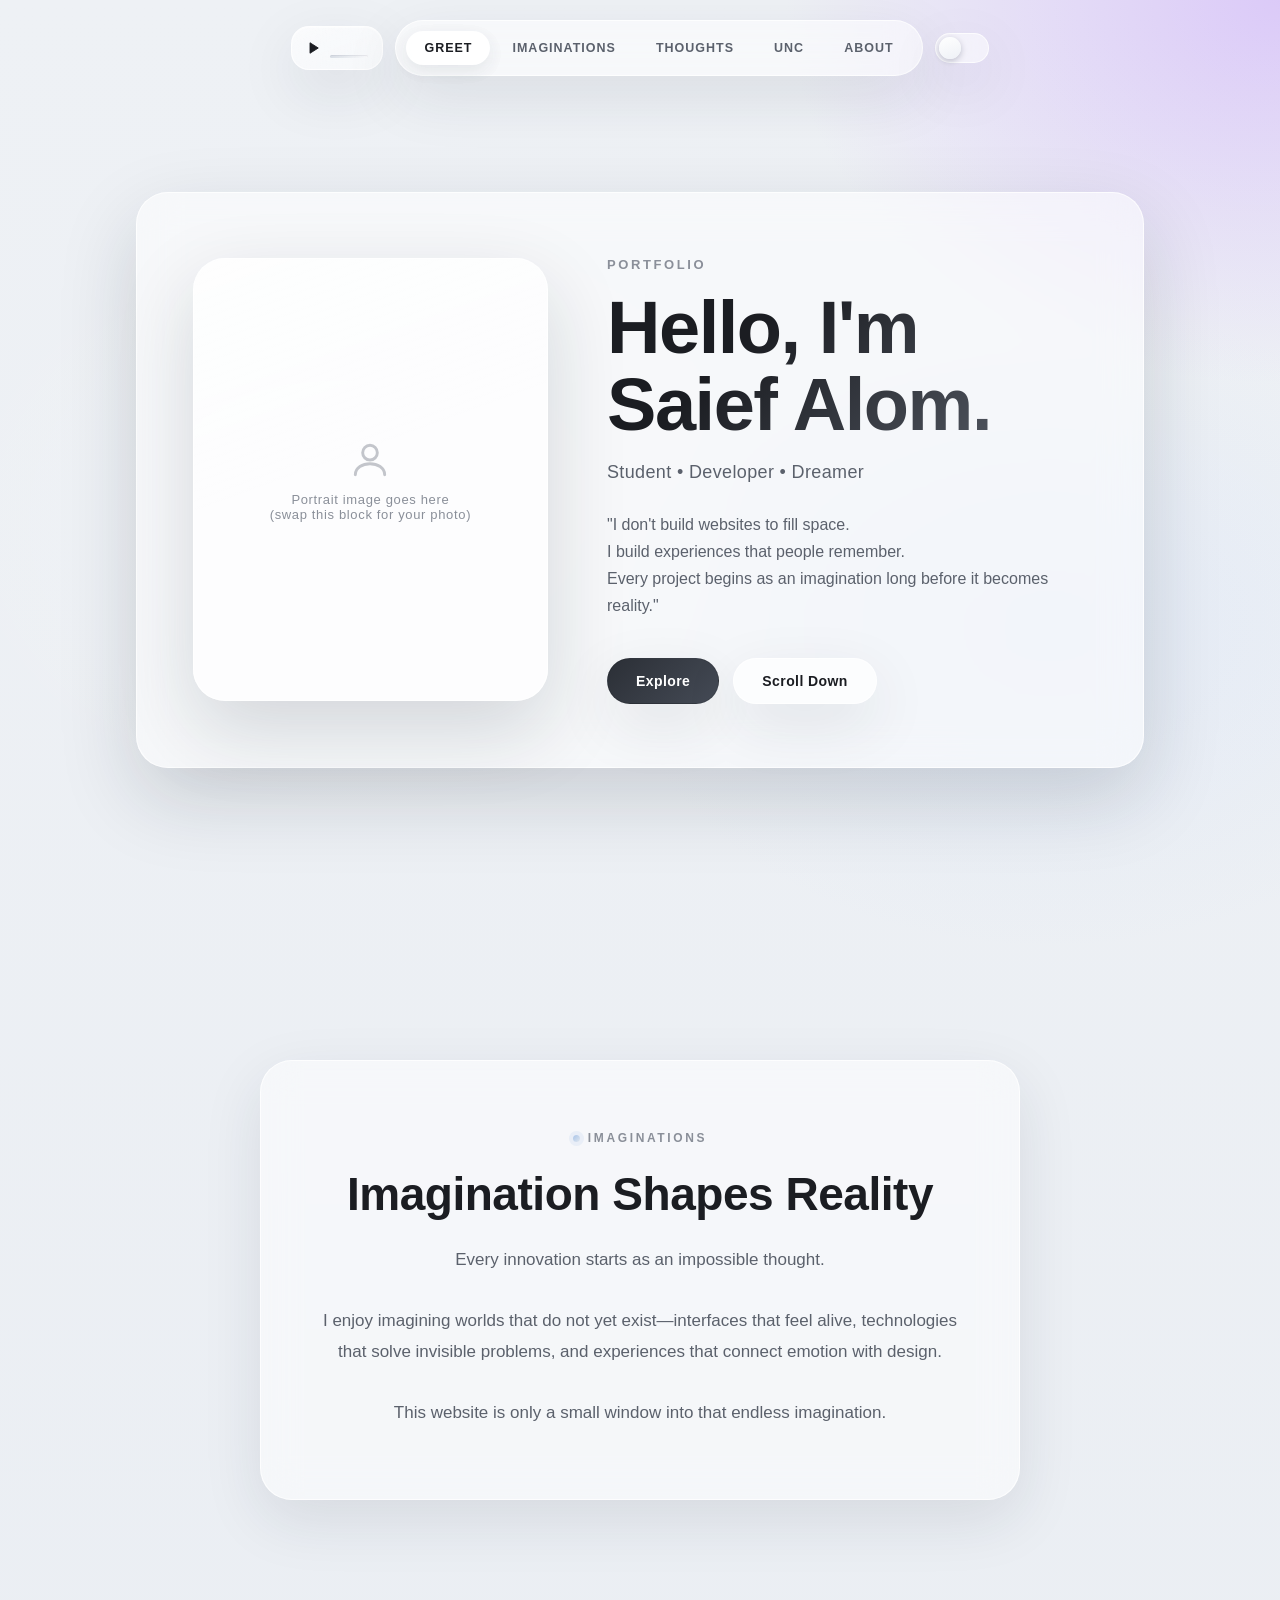
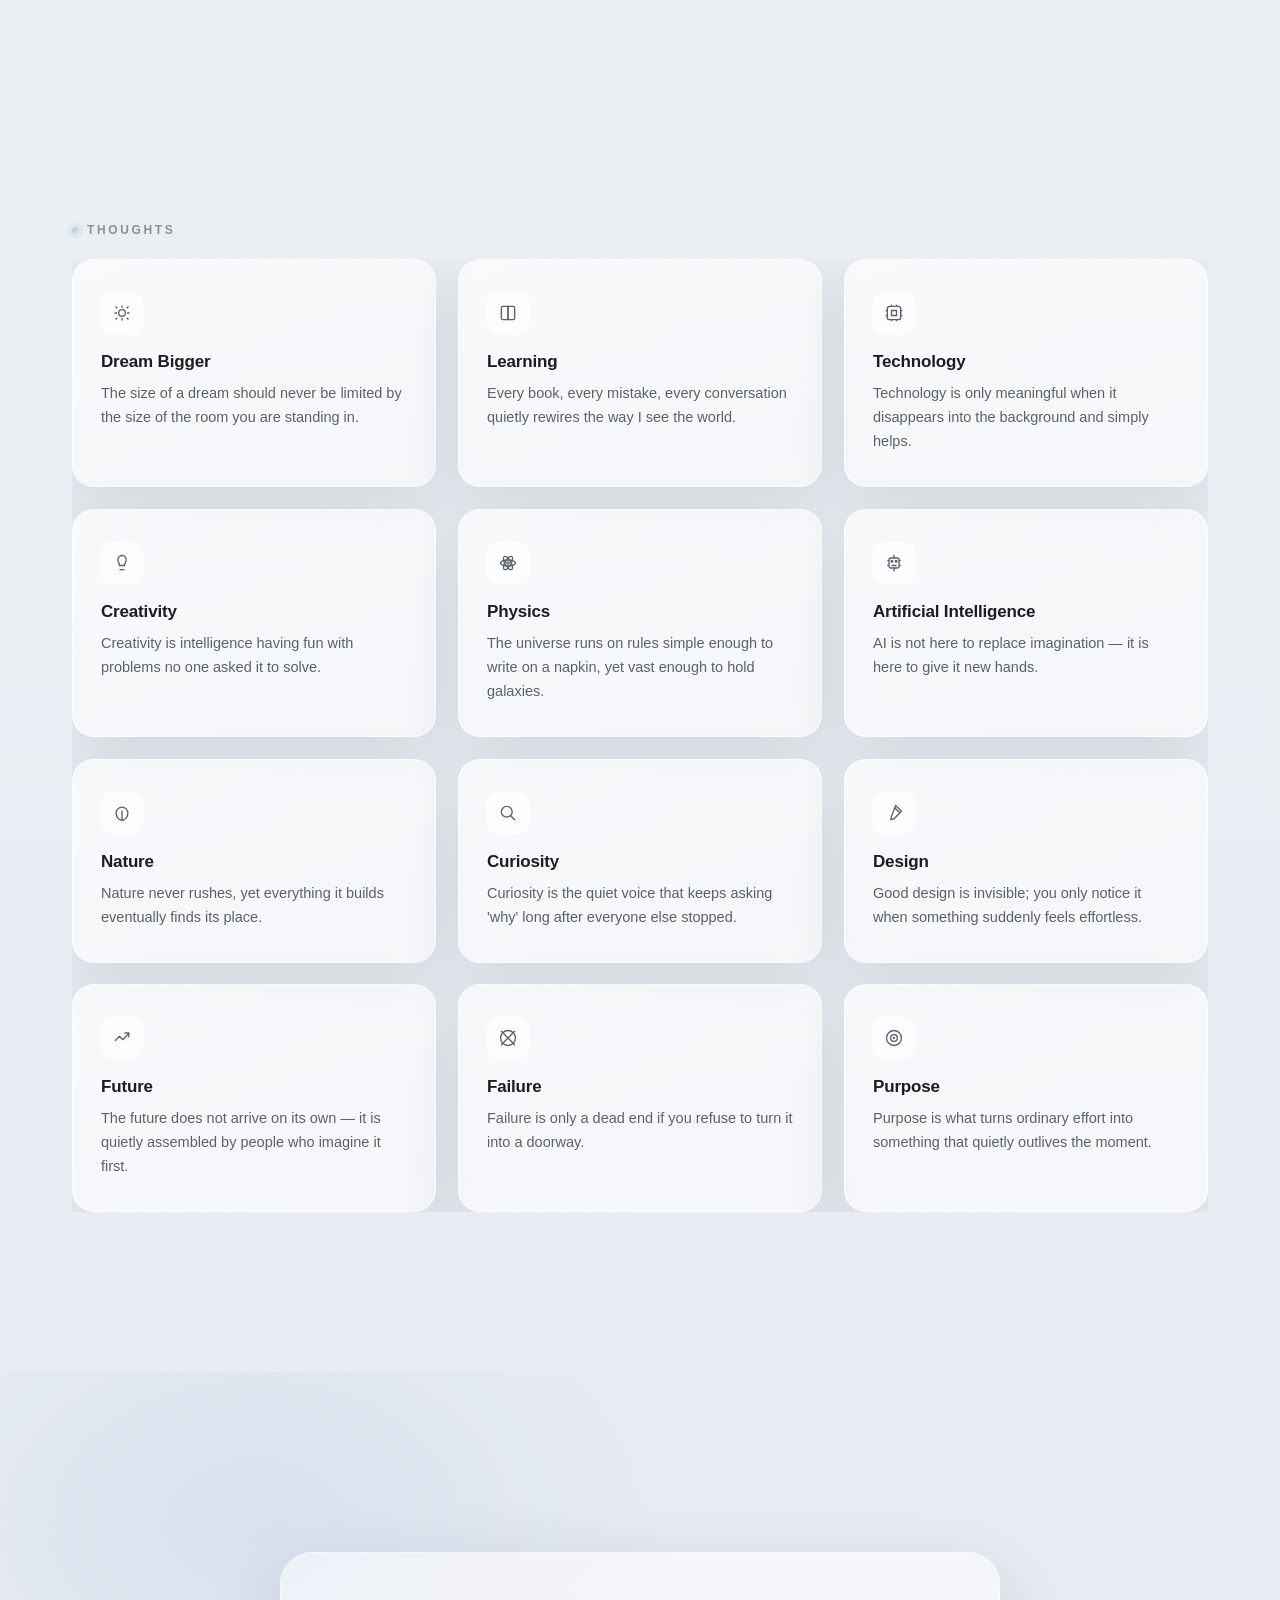
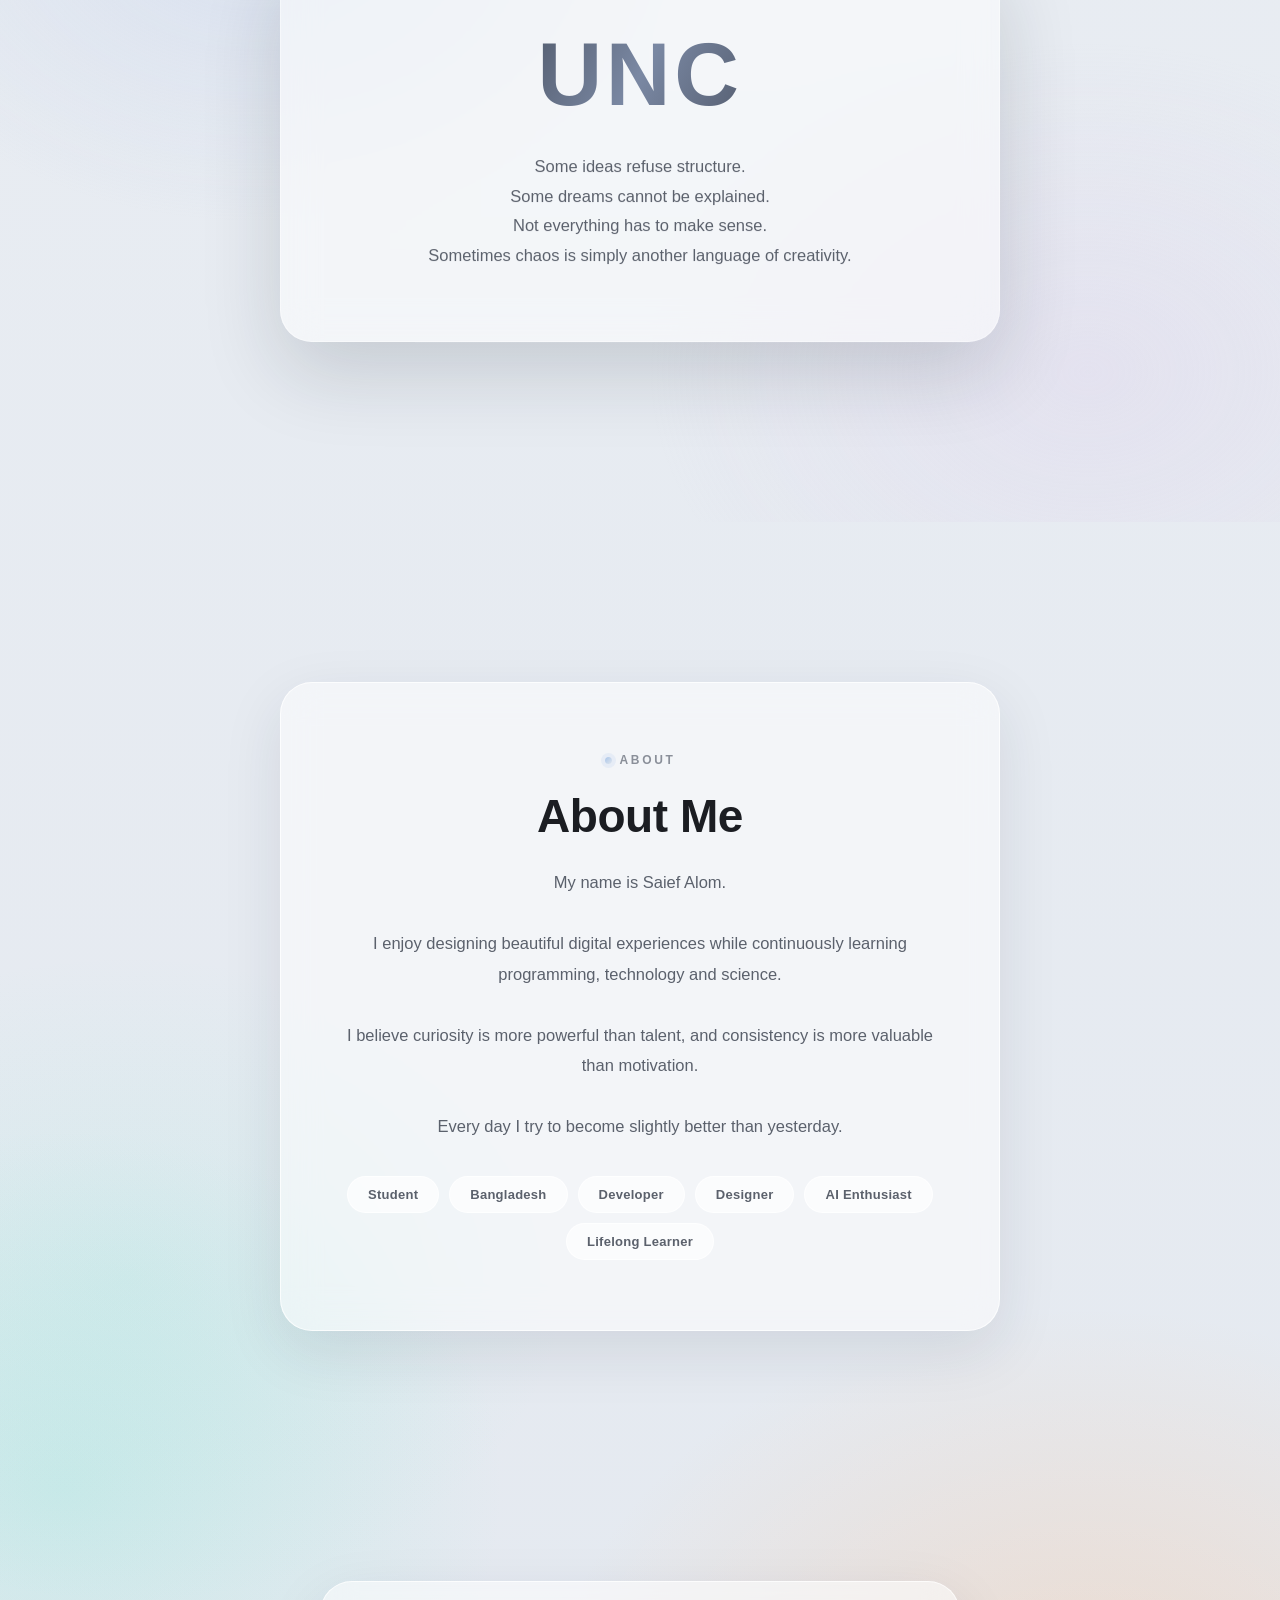
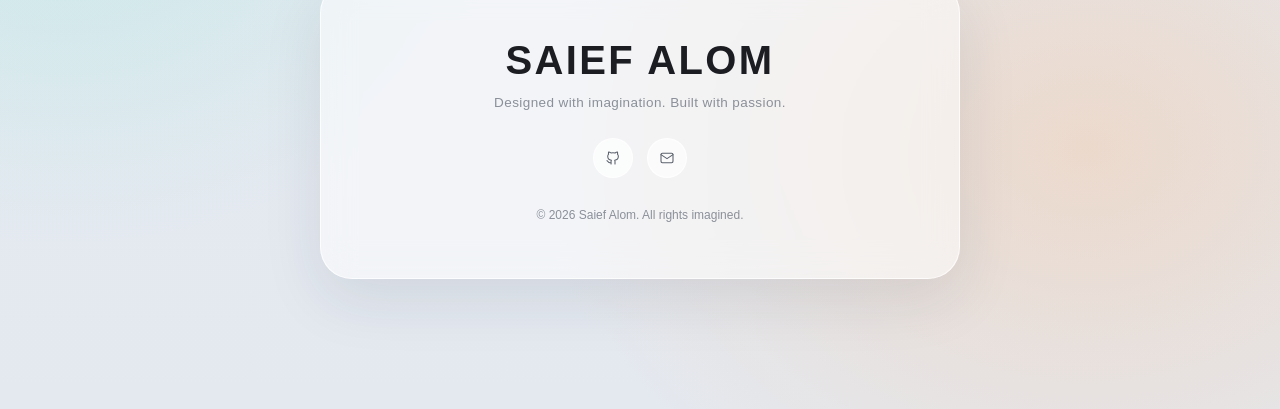
<file: inedex.html>
<!DOCTYPE html>
<html lang="en">
<head>
<meta charset="UTF-8">
<meta name="viewport" content="width=device-width, initial-scale=1.0">
<title>Saief Alom — Imagination Made Visible</title>
<meta name="description" content="Saief Alom — Student, Developer, Dreamer.">
<style>
/* =========================================================
   0. TOKENS
========================================================= */
:root{
  --c-bg:#eef1f5;
  --c-bg-2:#e4e9f0;
  --c-white:#ffffff;
  --c-blue-tint:#eaf1fb;
  --c-silver:#d7dde5;
  --c-text:#1b1d22;
  --c-text-soft:#5b616c;
  --c-text-faint:#8a8f99;

  --c-accent-1:rgba(110,160,255,0.40);
  --c-accent-2:rgba(180,120,255,0.32);
  --c-accent-3:rgba(255,175,110,0.28);
  --c-accent-4:rgba(120,230,210,0.24);

  --glass:rgba(255,255,255,0.52);
  --glass-strong:rgba(255,255,255,0.68);
  --glass-border:rgba(255,255,255,0.75);
  --glass-border-soft:rgba(255,255,255,0.4);
  --shadow-soft:0 20px 60px rgba(30,40,60,0.10);
  --shadow-deep:0 30px 80px rgba(20,28,46,0.16);

  --radius-lg:32px;
  --radius-md:22px;
  --radius-sm:14px;

  --ease:cubic-bezier(.16,.8,.24,1);
}

/* dark theme — toggled manually via the switch, not by OS preference */
:root[data-theme="dark"]{
  --c-bg:#0f1116;
  --c-bg-2:#161922;
  --c-white:#1b1e26;
  --c-blue-tint:#182236;
  --c-silver:#232733;
  --c-text:#f1f2f5;
  --c-text-soft:#b6bac3;
  --c-text-faint:#7d818c;

  --c-accent-1:rgba(70,110,255,0.40);
  --c-accent-2:rgba(170,80,255,0.34);
  --c-accent-3:rgba(255,130,90,0.26);
  --c-accent-4:rgba(60,220,190,0.22);

  --glass:rgba(255,255,255,0.06);
  --glass-strong:rgba(255,255,255,0.10);
  --glass-border:rgba(255,255,255,0.14);
  --glass-border-soft:rgba(255,255,255,0.08);
  --shadow-soft:0 20px 60px rgba(0,0,0,0.45);
  --shadow-deep:0 30px 80px rgba(0,0,0,0.6);
}

*{box-sizing:border-box;}
html{scroll-behavior:smooth;}
body{
  margin:0;
  font-family:-apple-system, "SF Pro Display", "SF Pro Text", "Helvetica Neue", Inter, Arial, sans-serif;
  color:var(--c-text);
  background:
    radial-gradient(900px 700px at 8% -8%, var(--c-accent-1), transparent 58%),
    radial-gradient(760px 560px at 28% 10%, rgba(255,255,255,0.18), transparent 60%),
    radial-gradient(900px 700px at 100% 0%, var(--c-accent-2), transparent 55%),
    radial-gradient(740px 540px at 82% 12%, rgba(170,200,255,0.14), transparent 60%),
    radial-gradient(1000px 800px at 85% 95%, var(--c-accent-3), transparent 55%),
    radial-gradient(760px 560px at 10% 86%, rgba(120,230,210,0.14), transparent 58%),
    radial-gradient(800px 650px at 5% 90%, var(--c-accent-4), transparent 55%),
    linear-gradient(180deg, var(--c-bg) 0%, var(--c-bg-2) 100%);
  overflow-x:hidden;
  -webkit-font-smoothing:antialiased;
}

h1,h2,h3,p{margin:0;}

a{color:inherit;text-decoration:none;}


::selection{background:rgba(120,150,200,0.25);}

.container{
  max-width:1200px;
  margin:0 auto;
  padding:0 32px;
}

/* =========================================================
   1. SCROLL REVEAL
========================================================= */
.reveal{
  opacity:0;
  transform:translateY(28px);
  transition:opacity .9s var(--ease), transform .9s var(--ease);
  will-change:transform, opacity;
}
.reveal.is-visible{
  opacity:1;
  transform:translateY(0);
}

/* =========================================================
   2. NAVIGATION
========================================================= */
.nav-wrap{
  position:fixed;
  top:20px;
  left:0;
  right:0;
  display:flex;
  flex-wrap:wrap;
  justify-content:center;
  align-items:center;
  gap:12px;
  padding:0 12px;
  z-index:1000;
  transition:top .5s var(--ease);
}
.nav{
  display:flex;
  align-items:center;
  gap:4px;
  padding:10px 10px;
  border-radius:999px;
  background:var(--glass);
  border:1px solid var(--glass-border);
  backdrop-filter:blur(16px);
  -webkit-backdrop-filter:blur(16px);
  box-shadow:var(--shadow-soft);
  transition:padding .4s var(--ease), transform .4s var(--ease), box-shadow .4s var(--ease);
}
.nav.shrink{
  padding:6px 6px;
  transform:scale(0.96);
  box-shadow:var(--shadow-deep);
}
.nav a{
  position:relative;
  padding:10px 18px;
  border-radius:999px;
  font-size:12.5px;
  letter-spacing:.08em;
  font-weight:600;
  color:var(--c-text-soft);
  transition:color .35s var(--ease);
  white-space:nowrap;
}
.nav a.active{color:var(--c-text);}
.nav a .pill-bg{
  position:absolute;
  inset:0;
  border-radius:999px;
  background:var(--c-white);
  opacity:0;
  z-index:-1;
  box-shadow:0 6px 18px rgba(30,40,60,0.10);
  transition:opacity .35s var(--ease);
}
.nav a.active .pill-bg{opacity:.9;}
.nav a:hover{color:var(--c-text);}

/* Apple-style UISwitch, glass-tinted, sits right of the nav pill */
.theme-switch{
  width:54px;
  height:30px;
  padding:3px;
  flex-shrink:0;
  border-radius:999px;
  background:var(--glass);
  border:1px solid var(--glass-border);
  backdrop-filter:blur(16px);
  -webkit-backdrop-filter:blur(16px);
  box-shadow:var(--shadow-soft);
  cursor:pointer;
  display:flex;
  align-items:center;
  transition:background .4s var(--ease), box-shadow .4s var(--ease);
}
.theme-switch-thumb{
  width:22px;
  height:22px;
  border-radius:50%;
  background:linear-gradient(160deg,#ffffff,#eef1f6);
  box-shadow:0 2px 6px rgba(20,30,50,0.25);
  transform:translateX(0);
  transition:transform .35s var(--ease), background .35s var(--ease);
}
.theme-switch.is-on{
  background:linear-gradient(135deg,#3a4050,#20242e);
  border-color:rgba(255,255,255,0.18);
}
.theme-switch.is-on .theme-switch-thumb{
  transform:translateX(24px);
  background:linear-gradient(160deg,#e9ecf3,#c9ceda);
}

@media (max-width:680px){
  .nav a{padding:8px 12px;font-size:10.5px;}
  .nav-wrap{top:14px;gap:8px;}
  .theme-switch{width:46px;height:26px;}
  .theme-switch-thumb{width:18px;height:18px;}
  .theme-switch.is-on .theme-switch-thumb{transform:translateX(20px);}
}

/* =========================================================
   3. SECTION SHELL
========================================================= */
section{
  position:relative;
  padding:160px 0;
}
.section-label{
  display:inline-flex;
  align-items:center;
  gap:8px;
  font-size:12px;
  letter-spacing:.22em;
  font-weight:700;
  color:var(--c-text-faint);
  text-transform:uppercase;
  margin-bottom:22px;
}
.section-label::before{
  content:"";
  width:7px;height:7px;border-radius:50%;
  background:linear-gradient(135deg,#a9c4e8,#dfe6ef);
  box-shadow:0 0 0 4px rgba(169,196,232,0.18);
}

/* generic glass panel */
.glass-panel{
  background:var(--glass);
  border:1px solid var(--glass-border);
  backdrop-filter:blur(18px);
  -webkit-backdrop-filter:blur(18px);
  border-radius:var(--radius-lg);
  box-shadow:var(--shadow-soft);
}

/* =========================================================
   4. HERO — GREET
========================================================= */
.hero{
  min-height:100vh;
  display:flex;
  align-items:center;
  padding-top:140px;
  padding-bottom:80px;
}
.hero-glass{
  padding:64px 56px;
  border-radius:var(--radius-lg);
  background:var(--glass);
  border:1px solid var(--glass-border);
  backdrop-filter:blur(20px);
  -webkit-backdrop-filter:blur(20px);
  box-shadow:var(--shadow-deep);
}
.hero-grid{
  display:grid;
  grid-template-columns:0.85fr 1.15fr;
  gap:60px;
  align-items:center;
  width:100%;
}
.portrait-wrap{
  position:relative;
  display:flex;
  justify-content:center;
}
.portrait-frame{
  position:relative;
  width:100%;
  max-width:380px;
  aspect-ratio:4/5;
  border-radius:var(--radius-lg);
  background:var(--glass-strong);
  border:1px solid var(--glass-border);
  backdrop-filter:blur(14px);
  -webkit-backdrop-filter:blur(14px);
  box-shadow:var(--shadow-deep);
  overflow:hidden;
  display:flex;
  align-items:center;
  justify-content:center;
}
.portrait-frame img{
  width:100%;
  height:100%;
  object-fit:cover;
  display:block;
}
/* placeholder block — swap the <img> src later, this shows until an image is added */
.portrait-placeholder{
  display:flex;
  flex-direction:column;
  align-items:center;
  gap:10px;
  color:var(--c-text-faint);
  font-size:13px;
  letter-spacing:.05em;
  text-align:center;
  padding:20px;
}
.portrait-placeholder svg{width:44px;height:44px;opacity:.5;fill:none;stroke:currentColor;stroke-width:1.6;}
.portrait-frame::after{
  content:"";
  position:absolute;
  inset:0;
  background:linear-gradient(160deg, rgba(255,255,255,0.35), transparent 45%);
  pointer-events:none;
}

.hero-text .eyebrow{
  font-size:13px;
  letter-spacing:.2em;
  text-transform:uppercase;
  color:var(--c-text-faint);
  font-weight:700;
  margin-bottom:18px;
  display:block;
}
.hero-text h1{
  font-size:clamp(40px, 6vw, 74px);
  line-height:1.04;
  font-weight:700;
  letter-spacing:-0.02em;
  background:linear-gradient(135deg,var(--c-text) 30%, var(--c-text-soft) 100%);
  -webkit-background-clip:text;
  background-clip:text;
  color:transparent;
}
.hero-text .subtitle{
  margin-top:18px;
  font-size:18px;
  color:var(--c-text-soft);
  font-weight:500;
  letter-spacing:.02em;
}
.hero-text .quote{
  margin-top:28px;
  max-width:480px;
  font-size:16px;
  line-height:1.7;
  color:var(--c-text-soft);
}
.hero-actions{
  margin-top:38px;
  display:flex;
  gap:14px;
  flex-wrap:wrap;
}
.btn{
  padding:14px 28px;
  border-radius:999px;
  font-size:14px;
  font-weight:600;
  letter-spacing:.03em;
  cursor:pointer;
  border:1px solid var(--glass-border);
  background:var(--glass-strong);
  backdrop-filter:blur(10px);
  -webkit-backdrop-filter:blur(10px);
  box-shadow:var(--shadow-soft);
  transition:transform .35s var(--ease), box-shadow .35s var(--ease), background .35s var(--ease);
  display:inline-flex;
  align-items:center;
  gap:8px;
}
.btn:hover{transform:translateY(-3px);box-shadow:var(--shadow-deep);}
.btn.primary{
  background:linear-gradient(135deg,#2b2f36,#454b56);
  color:#fff;
  border:1px solid rgba(0,0,0,0.1);
}
.btn.primary:hover{filter:brightness(1.08);}

@media (max-width:900px){
  .hero-grid{grid-template-columns:1fr;gap:40px;text-align:center;}
  .hero-actions{justify-content:center;}
  .hero-text .quote{margin-inline:auto;}
  .hero-glass{padding:44px 28px;}
}

/* =========================================================
   5. IMAGINATIONS
========================================================= */
.imaginations{
  display:flex;
  justify-content:center;
}
.imaginations-card{
  position:relative;
  z-index:1;
  max-width:760px;
  text-align:center;
  padding:70px 56px;
}
.imaginations-card h2{
  font-size:clamp(30px,4vw,46px);
  font-weight:700;
  letter-spacing:-0.01em;
  margin-bottom:24px;
}
.imaginations-card p{
  font-size:17px;
  line-height:1.8;
  color:var(--c-text-soft);
}
@media (max-width:680px){
  .imaginations-card{padding:44px 26px;}
}

/* =========================================================
   6. THOUGHTS GRID
========================================================= */
.thoughts-grid{
  display:grid;
  grid-template-columns:repeat(3, 1fr);
  gap:22px;
  position:relative;
  z-index:1;
  contain:layout paint;
}
@media (max-width:980px){ .thoughts-grid{grid-template-columns:repeat(2,1fr);} }
@media (max-width:640px){ .thoughts-grid{grid-template-columns:1fr;} }

/* Note: these cards intentionally skip backdrop-filter. A dozen blurred glass
   layers on screen at once is the single heaviest GPU cost on this page, so
   the grid uses a solid tinted background instead — same glass read, far
   less compositing work. Blur is reserved for the few large single panels. */
.thought-card{
  padding:32px 28px;
  border-radius:var(--radius-md);
  background:linear-gradient(160deg, var(--glass-strong), var(--glass));
  border:1px solid var(--glass-border);
  box-shadow:var(--shadow-soft);
  transition:transform .35s var(--ease), box-shadow .35s var(--ease), background .35s var(--ease);
}
.thought-card:hover{
  transform:translateY(-6px);
  box-shadow:var(--shadow-deep);
  background:linear-gradient(160deg, var(--glass-strong), var(--glass-strong));
}
.thought-icon{
  width:42px;height:42px;
  border-radius:12px;
  display:flex;align-items:center;justify-content:center;
  background:linear-gradient(135deg, var(--glass-strong), var(--glass));
  border:1px solid var(--glass-border);
  margin-bottom:18px;
}
.thought-icon svg{width:20px;height:20px;stroke:var(--c-text-soft);fill:none;stroke-width:1.6;}
.thought-card h3{font-size:17px;font-weight:700;margin-bottom:10px;letter-spacing:-0.01em;}
.thought-card p{font-size:14.5px;line-height:1.65;color:var(--c-text-soft);}

/* =========================================================
   7. UNC — CHAOS
========================================================= */
.unc-section{
  padding:180px 0;
  position:relative;
  overflow:hidden;
  background:
    radial-gradient(700px 500px at 20% 20%, rgba(190,205,235,0.35), transparent 60%),
    radial-gradient(800px 600px at 85% 80%, rgba(220,205,235,0.3), transparent 55%);
}
.unc-glass{
  position:relative;
  z-index:2;
  max-width:720px;
  margin:0 auto;
  text-align:center;
  padding:70px 50px;
  border-radius:var(--radius-lg);
  background:var(--glass);
  border:1px solid var(--glass-border-soft);
  backdrop-filter:blur(18px);
  -webkit-backdrop-filter:blur(18px);
  box-shadow:var(--shadow-deep);
  transform:skewY(-0.4deg);
}
.unc-glass h2{
  font-size:clamp(48px,7vw,96px);
  font-weight:800;
  letter-spacing:.04em;
  background:linear-gradient(120deg,var(--c-text), #7a88a3, var(--c-text));
  -webkit-background-clip:text;
  background-clip:text;
  color:transparent;
}
.unc-glass p{
  margin-top:26px;
  font-size:16.5px;
  line-height:1.8;
  color:var(--c-text-soft);
}

/* =========================================================
   8. ABOUT
========================================================= */
.about-wrap{display:flex;justify-content:center;}
.about-card{
  max-width:720px;
  text-align:center;
  padding:70px 56px;
  position:relative;
  z-index:1;
}
.about-card h2{font-size:clamp(30px,4vw,46px);font-weight:700;margin-bottom:24px;letter-spacing:-0.01em;}
.about-card p{font-size:16.5px;line-height:1.85;color:var(--c-text-soft);}
.chips{
  margin-top:34px;
  display:flex;
  flex-wrap:wrap;
  gap:10px;
  justify-content:center;
}
.chip{
  padding:10px 20px;
  border-radius:999px;
  font-size:13px;
  font-weight:600;
  letter-spacing:.02em;
  background:var(--glass-strong);
  border:1px solid var(--glass-border);
  color:var(--c-text-soft);
  transition:transform .3s var(--ease), color .3s var(--ease);
}
.chip:hover{transform:translateY(-2px);color:var(--c-text);}
@media (max-width:680px){.about-card{padding:44px 26px;}}

/* =========================================================
   9. FOOTER
========================================================= */
footer{
  position:relative;
  padding:90px 0 130px;
  text-align:center;
  z-index:1;
}
.footer-glass{
  max-width:640px;
  margin:0 auto;
  padding:56px 40px;
  border-radius:var(--radius-lg);
  background:var(--glass);
  border:1px solid var(--glass-border);
  backdrop-filter:blur(16px);
  -webkit-backdrop-filter:blur(16px);
  box-shadow:var(--shadow-soft);
}
.footer-sig{
  font-size:clamp(28px,4vw,40px);
  font-weight:800;
  letter-spacing:.06em;
  color:var(--c-text);
}
.footer-tag{
  margin-top:12px;
  font-size:13.5px;
  color:var(--c-text-faint);
  letter-spacing:.03em;
}
.social-row{
  margin-top:28px;
  display:flex;
  gap:14px;
  justify-content:center;
}
.social-dot{
  width:40px;height:40px;
  border-radius:50%;
  display:flex;align-items:center;justify-content:center;
  background:var(--glass-strong);
  border:1px solid var(--glass-border);
  transition:transform .3s var(--ease);
}
.social-dot:hover{transform:translateY(-3px);}
.social-dot svg{width:16px;height:16px;stroke:var(--c-text-soft);fill:none;stroke-width:1.6;}
.footer-copy{
  margin-top:30px;
  font-size:12px;
  color:var(--c-text-faint);
}
#year-live{display:inline-block;}

/* =========================================================
   10. MUSIC PLAYER — one icon, play/pause, that's it.
   Sits in the nav row, opposite the theme switch. A bit more
   glass depth than a flat circle: layered tint, a glossy top
   highlight, and a soft glow ring that switches on while playing.
========================================================= */
.music-icon-btn{
  position:relative;
  width:92px;height:44px;
  flex-shrink:0;
  border-radius:18px;
  padding:0 14px 0 12px;
  background:linear-gradient(160deg, var(--glass-strong), var(--glass));
  border:1px solid var(--glass-border);
  backdrop-filter:blur(18px) saturate(140%);
  -webkit-backdrop-filter:blur(18px) saturate(140%);
  box-shadow:var(--shadow-soft), inset 0 1px 1px rgba(255,255,255,0.5);
  display:flex;align-items:center;justify-content:flex-start;
  gap:10px;
  overflow:hidden;
  cursor:pointer;
  transition:transform .3s var(--ease), box-shadow .3s var(--ease), background .3s var(--ease);
}
.music-icon-btn::before{
  content:"";
  position:absolute;
  left:38px;
  right:14px;
  bottom:11px;
  height:3px;
  border-radius:999px;
  background:linear-gradient(90deg, rgba(122,138,163,0.24), rgba(255,255,255,0.34));
  box-shadow:inset 0 1px 1px rgba(20,30,50,0.08);
  pointer-events:none;
}
.music-icon-btn::after{
  content:"";
  position:absolute;
  top:-45%;
  left:-20%;
  width:140%;
  height:100%;
  background:linear-gradient(160deg, rgba(255,255,255,0.5), transparent 55%);
  pointer-events:none;
}
.music-icon-glow{
  position:absolute;
  inset:-7px;
  border-radius:18px;
  background:radial-gradient(circle, rgba(59,110,240,0), transparent 70%);
  transition:background .4s var(--ease);
  pointer-events:none;
}
.music-icon-btn.is-playing .music-icon-glow{
  background:radial-gradient(circle, rgba(59,110,240,0.32), transparent 70%);
}
.music-icon-btn:hover{transform:translateY(-1px) scale(1.03);}
.music-icon-btn svg{
  position:relative;
  z-index:1;
  width:18px;height:18px;
  stroke:var(--c-text);
  fill:var(--c-text);
  stroke-width:1.2;
  flex-shrink:0;
}
.music-icon-btn.is-playing svg{stroke:#3b6ef0;fill:#3b6ef0;}

@media (max-width:680px){
  .music-icon-btn{width:78px;height:38px;padding:0 12px 0 10px;border-radius:16px;}
  .music-icon-btn::before{left:33px;right:12px;bottom:10px;}
  .music-icon-btn svg{width:14px;height:14px;}
}


/* =========================================================
   11. REDUCED MOTION
========================================================= */
@media (prefers-reduced-motion: reduce){
  html{scroll-behavior:auto;}
  .reveal{transition:opacity .4s linear;transform:none;}
  * {animation-duration:0.001ms !important;}
}

/* =========================================================
   12. LOADING SCREEN — name cycles through fonts, then reveals site
========================================================= */
html.is-loading{overflow:hidden;}
.loading-screen{
  position:fixed;
  inset:0;
  z-index:5000;
  display:flex;
  align-items:center;
  justify-content:center;
  background:
    radial-gradient(900px 700px at 8% -8%, var(--c-accent-1), transparent 58%),
    radial-gradient(760px 560px at 28% 10%, rgba(255,255,255,0.18), transparent 60%),
    radial-gradient(900px 700px at 100% 0%, var(--c-accent-2), transparent 55%),
    radial-gradient(740px 540px at 82% 12%, rgba(170,200,255,0.14), transparent 60%),
    radial-gradient(1000px 800px at 85% 95%, var(--c-accent-3), transparent 55%),
    radial-gradient(760px 560px at 10% 86%, rgba(120,230,210,0.14), transparent 58%),
    radial-gradient(800px 650px at 5% 90%, var(--c-accent-4), transparent 55%),
    linear-gradient(180deg, var(--c-bg) 0%, var(--c-bg-2) 100%);
  transition:opacity .6s var(--ease), visibility .6s var(--ease);
}
.loading-screen.is-hidden{
  opacity:0;
  visibility:hidden;
  pointer-events:none;
}
.loading-name{
  font-size:clamp(40px, 8vw, 88px);
  font-weight:700;
  letter-spacing:-0.01em;
  color:var(--c-text);
  will-change:transform, opacity;
}
.loading-name.settle{
  transition:transform .5s var(--ease), opacity .5s var(--ease);
}

@media (prefers-reduced-motion: reduce){
  .loading-screen{transition:opacity .25s linear;}
}
</style>
</head>
<body>

<div class="loading-screen" id="loadingScreen">
  <span class="loading-name" id="loadingName">Saief</span>
</div>

<!-- ============ NAVIGATION ============ -->
<div class="nav-wrap">
  <button class="music-icon-btn" id="musicBtn" title="Play music" aria-label="Play music">
    <span class="music-icon-glow"></span>
    <svg id="musicIcon" viewBox="0 0 24 24"><path d="M8 5v14l11-7z"/></svg>
  </button>
  <audio id="audio" preload="none" loop></audio>

  <nav class="nav" id="mainNav">
    <a href="#greet" data-section="greet"><span class="pill-bg"></span>GREET</a>
    <a href="#imaginations" data-section="imaginations"><span class="pill-bg"></span>IMAGINATIONS</a>
    <a href="#thoughts" data-section="thoughts"><span class="pill-bg"></span>THOUGHTS</a>
    <a href="#unc" data-section="unc"><span class="pill-bg"></span>UNC</a>
    <a href="#about" data-section="about"><span class="pill-bg"></span>ABOUT</a>
  </nav>
  <button class="theme-switch" id="themeSwitch" role="switch" aria-checked="false" aria-label="Toggle dark mode">
    <span class="theme-switch-thumb"></span>
  </button>
</div>

<!-- ============ SECTION 1 : GREET ============ -->
<section id="greet" class="hero">
  <div class="container">
    <div class="hero-glass hero-grid">
      <div class="portrait-wrap reveal">
        <div class="portrait-frame">
          <!-- Replace this block with: <img src="assets/portrait.jpg" alt="Saief Alom"> -->
          <div class="portrait-placeholder">
            <svg viewBox="0 0 24 24"><path d="M4 20c0-4 4-6 8-6s8 2 8 6" stroke-linecap="round"/><circle cx="12" cy="8" r="4"/></svg>
            <span>Portrait image goes here<br>(swap this block for your photo)</span>
          </div>
        </div>
      </div>
      <div class="hero-text reveal">
        <span class="eyebrow">Portfolio</span>
        <h1>Hello, I'm<br>Saief Alom.</h1>
        <p class="subtitle">Student • Developer • Dreamer</p>
        <p class="quote">"I don't build websites to fill space.<br>
        I build experiences that people remember.<br>
        Every project begins as an imagination long before it becomes reality."</p>
        <div class="hero-actions">
          <a href="#imaginations" class="btn primary">Explore</a>
          <a href="#thoughts" class="btn">Scroll Down</a>
        </div>
      </div>
    </div>
  </div>
</section>

<!-- ============ SECTION 2 : IMAGINATIONS ============ -->
<section id="imaginations" class="imaginations">
  <div class="container">
    <div class="imaginations-card glass-panel reveal" style="margin:0 auto;">
      <span class="section-label" style="display:flex;justify-content:center;">Imaginations</span>
      <h2>Imagination Shapes Reality</h2>
      <p>Every innovation starts as an impossible thought.<br><br>
      I enjoy imagining worlds that do not yet exist—interfaces that feel alive, technologies that solve invisible problems, and experiences that connect emotion with design.<br><br>
      This website is only a small window into that endless imagination.</p>
    </div>
  </div>
</section>

<!-- ============ SECTION 3 : THOUGHTS ============ -->
<section id="thoughts">
  <div class="container">
    <span class="section-label reveal">Thoughts</span>
    <div class="thoughts-grid" id="thoughtsGrid"></div>
  </div>
</section>

<!-- ============ SECTION 4 : UNC ============ -->
<section id="unc" class="unc-section">
  <div class="container">
    <div class="unc-glass reveal">
      <h2>UNC</h2>
      <p>Some ideas refuse structure.<br>
      Some dreams cannot be explained.<br>
      Not everything has to make sense.<br>
      Sometimes chaos is simply another language of creativity.</p>
    </div>
  </div>
</section>

<!-- ============ SECTION 5 : ABOUT ============ -->
<section id="about" class="about-wrap">
  <div class="container">
    <div class="about-card glass-panel reveal" style="margin:0 auto;">
      <span class="section-label" style="display:flex;justify-content:center;">About</span>
      <h2>About Me</h2>
      <p>My name is Saief Alom.<br><br>
      I enjoy designing beautiful digital experiences while continuously learning programming, technology and science.<br><br>
      I believe curiosity is more powerful than talent, and consistency is more valuable than motivation.<br><br>
      Every day I try to become slightly better than yesterday.</p>
      <div class="chips">
        <span class="chip">Student</span>
        <span class="chip">Bangladesh</span>
        <span class="chip">Developer</span>
        <span class="chip">Designer</span>
        <span class="chip">AI Enthusiast</span>
        <span class="chip">Lifelong Learner</span>
      </div>
    </div>
  </div>
</section>

<!-- ============ FOOTER ============ -->
<footer>
  <div class="container">
    <div class="footer-glass reveal">
      <div class="footer-sig">SAIEF ALOM</div>
      <div class="footer-tag">Designed with imagination. Built with passion.</div>
      <div class="social-row">
        <a class="social-dot" href="#" aria-label="GitHub"><svg viewBox="0 0 24 24"><path d="M9 19c-4.3 1.4-4.3-2.5-6-3m12 5v-3.5c0-1 .1-1.4-.5-2 2.8-.3 5.5-1.4 5.5-6a4.6 4.6 0 0 0-1.3-3.2 4.2 4.2 0 0 0-.1-3.2s-1.1-.3-3.5 1.3a12.3 12.3 0 0 0-6.2 0C6.6 2.8 5.5 3.1 5.5 3.1a4.2 4.2 0 0 0-.1 3.2A4.6 4.6 0 0 0 4.1 9.5c0 4.6 2.7 5.7 5.5 6-.6.6-.6 1.2-.5 2V21" stroke-linecap="round" stroke-linejoin="round"/></svg></a>
        <a class="social-dot" href="#" aria-label="Email"><svg viewBox="0 0 24 24"><rect x="3" y="5" width="18" height="14" rx="2"/><path d="M3 7l9 6 9-6" stroke-linecap="round" stroke-linejoin="round"/></svg></a>
      </div>
      <div class="footer-copy">© <span id="year-live"></span> Saief Alom. All rights imagined.</div>
    </div>
  </div>
</footer>

<script>
(function(){
  "use strict";
  var reduceMotion = window.matchMedia && window.matchMedia('(prefers-reduced-motion: reduce)').matches;

  /* ---------------------------------------------------------
     THEME TOGGLE — Apple-style switch, persists via localStorage
  --------------------------------------------------------- */
  (function(){
    var stored = localStorage.getItem('theme');
    if(stored === 'dark'){
      document.documentElement.setAttribute('data-theme', 'dark');
    }
    var switchEl = document.getElementById('themeSwitch');
    function syncSwitch(){
      var isDark = document.documentElement.getAttribute('data-theme') === 'dark';
      switchEl.classList.toggle('is-on', isDark);
      switchEl.setAttribute('aria-checked', isDark ? 'true' : 'false');
    }
    syncSwitch();
    switchEl.addEventListener('click', function(){
      var isDark = document.documentElement.getAttribute('data-theme') === 'dark';
      if(isDark){
        document.documentElement.removeAttribute('data-theme');
        localStorage.setItem('theme', 'light');
      } else {
        document.documentElement.setAttribute('data-theme', 'dark');
        localStorage.setItem('theme', 'dark');
      }
      syncSwitch();
    });
  })();

  /* ---------------------------------------------------------
     LOADING SCREEN — "Saief" flips through several fonts in
     quick succession, settles into the site's own type, then
     fades to reveal the page.
  --------------------------------------------------------- */
  (function(){
    document.documentElement.classList.add('is-loading');
    var loadingScreen = document.getElementById('loadingScreen');
    var loadingName = document.getElementById('loadingName');

    if(reduceMotion){
      document.documentElement.classList.remove('is-loading');
      loadingScreen.classList.add('is-hidden');
      return;
    }

    var fonts = [
      "'Courier New', monospace",
      "Georgia, serif",
      "Impact, sans-serif",
      "'Brush Script MT', cursive",
      "'Times New Roman', serif",
      "Verdana, sans-serif",
      "-apple-system, 'SF Pro Display', sans-serif"
    ];
    var i = 0;
    var flips = 0;
    var maxFlips = 11;

    var interval = setInterval(function(){
      loadingName.style.fontFamily = fonts[i % fonts.length];
      i++;
      flips++;
      if(flips >= maxFlips){
        clearInterval(interval);
        loadingName.style.fontFamily = "-apple-system, 'SF Pro Display', sans-serif";
        loadingName.classList.add('settle');
        setTimeout(function(){
          loadingScreen.classList.add('is-hidden');
          document.documentElement.classList.remove('is-loading');
        }, 260);
      }
    }, 75);
  })();

  /* ---------------------------------------------------------
     SCROLL REVEAL
  --------------------------------------------------------- */
  var revealEls = document.querySelectorAll('.reveal');
  if('IntersectionObserver' in window){
    var io = new IntersectionObserver(function(entries){
      entries.forEach(function(e){
        if(e.isIntersecting){
          e.target.classList.add('is-visible');
          io.unobserve(e.target);
        }
      });
    }, {threshold:0.15, rootMargin:'0px 0px -60px 0px'});
    revealEls.forEach(function(el){ io.observe(el); });
  } else {
    revealEls.forEach(function(el){ el.classList.add('is-visible'); });
  }

  /* ---------------------------------------------------------
     NAV — active section + shrink on scroll
  --------------------------------------------------------- */
  var navLinks = document.querySelectorAll('.nav a');
  var navEl = document.getElementById('mainNav');
  var sections = document.querySelectorAll('section[id]');

  var sectionObserver = new IntersectionObserver(function(entries){
    entries.forEach(function(entry){
      if(entry.isIntersecting){
        var id = entry.target.id;
        navLinks.forEach(function(link){
          link.classList.toggle('active', link.dataset.section === id);
        });
      }
    });
  }, {threshold:0, rootMargin:'-45% 0px -45% 0px'});
  sections.forEach(function(s){ sectionObserver.observe(s); });

  var lastShrink = false;
  window.addEventListener('scroll', function(){
    var shouldShrink = window.scrollY > 40;
    if(shouldShrink !== lastShrink){
      navEl.classList.toggle('shrink', shouldShrink);
      lastShrink = shouldShrink;
    }
  }, {passive:true});

  /* ---------------------------------------------------------
     THOUGHTS — 12 generated glass cards
  --------------------------------------------------------- */
  var thoughts = [
    {t:"Dream Bigger", d:"The size of a dream should never be limited by the size of the room you are standing in.", icon:'<path d="M12 3v3M12 18v3M4.2 4.2l2.1 2.1M17.7 17.7l2.1 2.1M3 12h3M18 12h3M4.2 19.8l2.1-2.1M17.7 6.3l2.1-2.1"/><circle cx="12" cy="12" r="4"/>'},
    {t:"Learning", d:"Every book, every mistake, every conversation quietly rewires the way I see the world.", icon:'<path d="M4 19V6a2 2 0 012-2h6v16H6a2 2 0 01-2-2z"/><path d="M20 19V6a2 2 0 00-2-2h-6v16h6a2 2 0 002-2z"/>'},
    {t:"Technology", d:"Technology is only meaningful when it disappears into the background and simply helps.", icon:'<rect x="4" y="4" width="16" height="16" rx="3"/><path d="M9 9h6v6H9z"/><path d="M2 9h2M2 15h2M20 9h2M20 15h2M9 2v2M15 2v2M9 20v2M15 20v2"/>'},
    {t:"Creativity", d:"Creativity is intelligence having fun with problems no one asked it to solve.", icon:'<path d="M12 3a5 5 0 015 5c0 3-2 4-2 7H9c0-3-2-4-2-7a5 5 0 015-5z"/><path d="M9 20h6"/>'},
    {t:"Physics", d:"The universe runs on rules simple enough to write on a napkin, yet vast enough to hold galaxies.", icon:'<circle cx="12" cy="12" r="1.4"/><ellipse cx="12" cy="12" rx="9" ry="3.6"/><ellipse cx="12" cy="12" rx="9" ry="3.6" transform="rotate(60 12 12)"/><ellipse cx="12" cy="12" rx="9" ry="3.6" transform="rotate(120 12 12)"/>'},
    {t:"Artificial Intelligence", d:"AI is not here to replace imagination — it is here to give it new hands.", icon:'<rect x="6" y="6" width="12" height="12" rx="2"/><circle cx="9.5" cy="10" r="1"/><circle cx="14.5" cy="10" r="1"/><path d="M9 15h6M12 2v4M12 18v4M4 9h2M4 15h2M18 9h2M18 15h2"/>'},
    {t:"Nature", d:"Nature never rushes, yet everything it builds eventually finds its place.", icon:'<path d="M12 21c-4-1-7-4-7-9a7 7 0 0114 0c0 5-3 8-7 9z"/><path d="M12 21V9"/>'},
    {t:"Curiosity", d:"Curiosity is the quiet voice that keeps asking \'why\' long after everyone else stopped.", icon:'<circle cx="10.5" cy="10.5" r="6.5"/><line x1="20" y1="20" x2="15.2" y2="15.2" stroke-linecap="round"/>'},
    {t:"Design", d:"Good design is invisible; you only notice it when something suddenly feels effortless.", icon:'<path d="M14 3l7 7-9 9-4 1 1-4z"/><path d="M12.5 5.5l6 6"/>'},
    {t:"Future", d:"The future does not arrive on its own — it is quietly assembled by people who imagine it first.", icon:'<path d="M4 15l5-5 4 4 7-7" stroke-linecap="round" stroke-linejoin="round"/><path d="M15 6h5v5"/>'},
    {t:"Failure", d:"Failure is only a dead end if you refuse to turn it into a doorway.", icon:'<path d="M4 4l16 16M20 4L4 20" stroke-linecap="round"/><circle cx="12" cy="12" r="9"/>'},
    {t:"Purpose", d:"Purpose is what turns ordinary effort into something that quietly outlives the moment.", icon:'<circle cx="12" cy="12" r="9"/><circle cx="12" cy="12" r="4"/><circle cx="12" cy="12" r="0.6" fill="#4b5563"/>'}
  ];
  var grid = document.getElementById('thoughtsGrid');
  var frag = document.createDocumentFragment();
  thoughts.forEach(function(item, idx){
    var card = document.createElement('div');
    card.className = 'thought-card reveal';
    card.style.transitionDelay = (idx % 3) * 0.06 + 's';
    card.innerHTML =
      '<div class="thought-icon"><svg viewBox="0 0 24 24">' + item.icon + '</svg></div>' +
      '<h3>' + item.t + '</h3>' +
      '<p>' + item.d + '</p>';
    frag.appendChild(card);
  });
  grid.appendChild(frag);
  // observe newly created cards
  var newReveals = grid.querySelectorAll('.reveal');
  if('IntersectionObserver' in window){
    var io2 = new IntersectionObserver(function(entries){
      entries.forEach(function(e){
        if(e.isIntersecting){ e.target.classList.add('is-visible'); io2.unobserve(e.target); }
      });
    }, {threshold:0.1, rootMargin:'0px 0px -40px 0px'});
    newReveals.forEach(function(el){ io2.observe(el); });
  } else {
    newReveals.forEach(function(el){ el.classList.add('is-visible'); });
  }

  /* ---------------------------------------------------------
     FOOTER YEAR
  --------------------------------------------------------- */
  document.getElementById('year-live').textContent = new Date().getFullYear();

  /* ---------------------------------------------------------
     MUSIC PLAYER — single icon, click toggles play/pause.
     Point this at wherever the real audio file lives in the repo
     (currently the root, next to index.html). If it stops playing
     again, check the file's actual size on GitHub first — an
     empty or partial upload is the most common cause, not a code
     problem.
  --------------------------------------------------------- */
  var SONG_PATH = "song.mp3";

  var audio = document.getElementById('audio');
  var musicBtn = document.getElementById('musicBtn');
  var musicIcon = document.getElementById('musicIcon');

  audio.volume = 0.75;
  audio.src = SONG_PATH;

  var ICON_PLAY = '<path d="M8 5v14l11-7z"/>';
  var ICON_PAUSE = '<path d="M7 5h4v14H7zM13 5h4v14h-4z"/>';

  musicBtn.addEventListener('click', function(){
    if(audio.error){ return; }
    if(audio.paused){
      audio.play().catch(function(){ /* file missing or blocked — fail quietly */ });
    } else {
      audio.pause();
    }
  });

  audio.addEventListener('play', function(){
    musicIcon.innerHTML = ICON_PAUSE;
    musicBtn.classList.add('is-playing');
  });
  audio.addEventListener('pause', function(){
    musicIcon.innerHTML = ICON_PLAY;
    musicBtn.classList.remove('is-playing');
  });

})();
</script>
</body>
</html>
</file>
